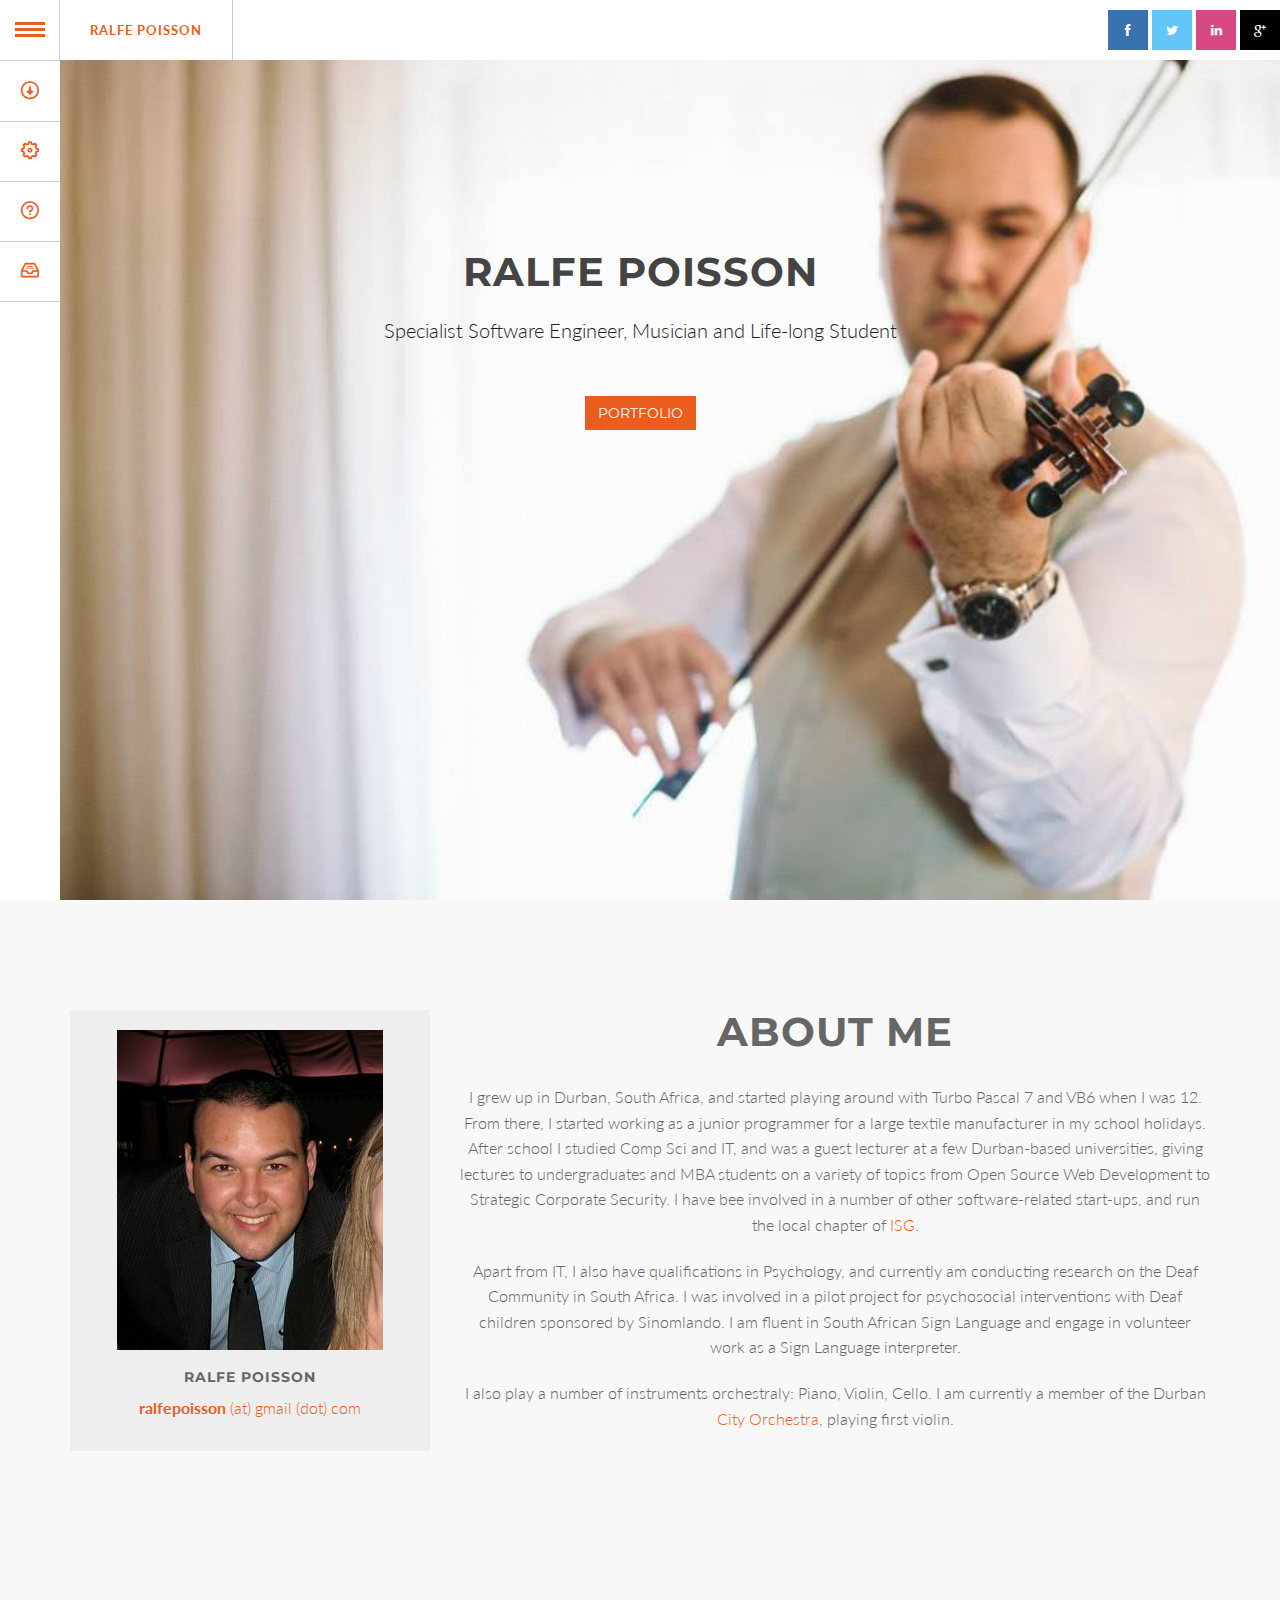
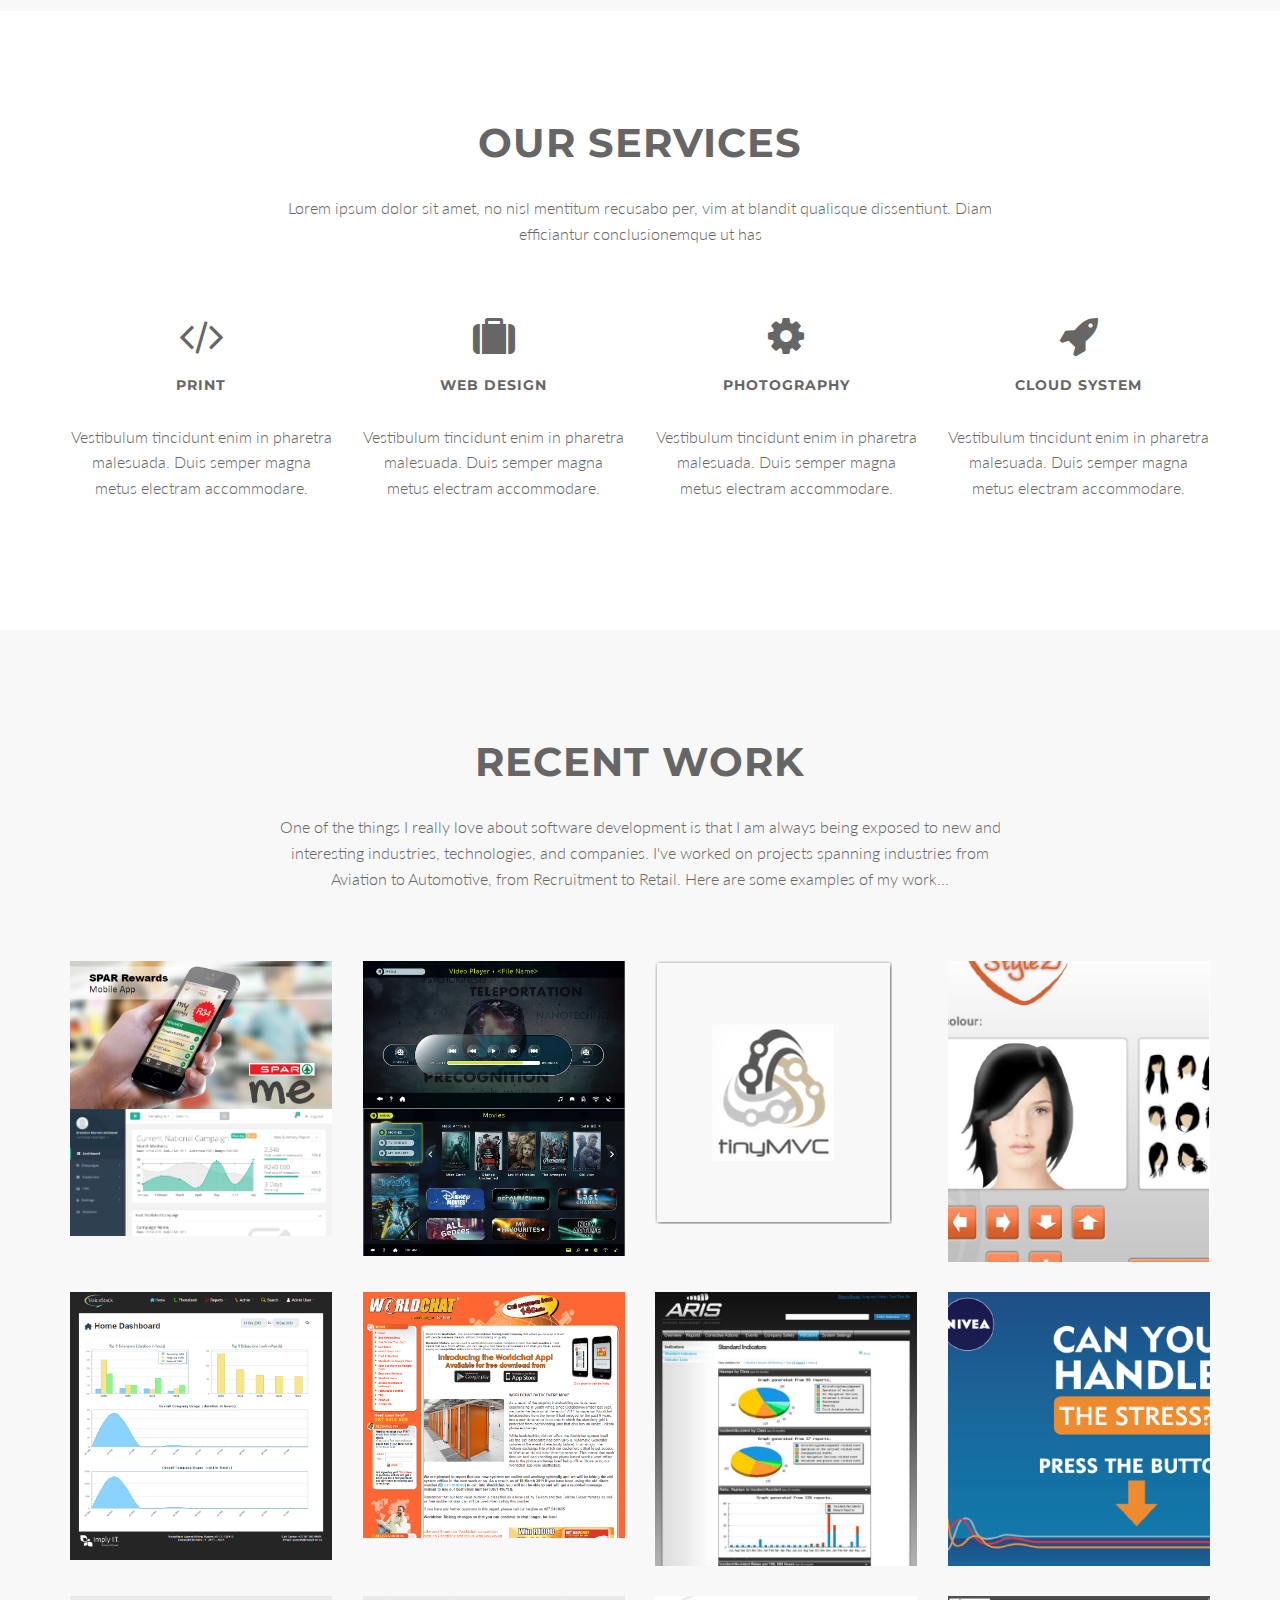
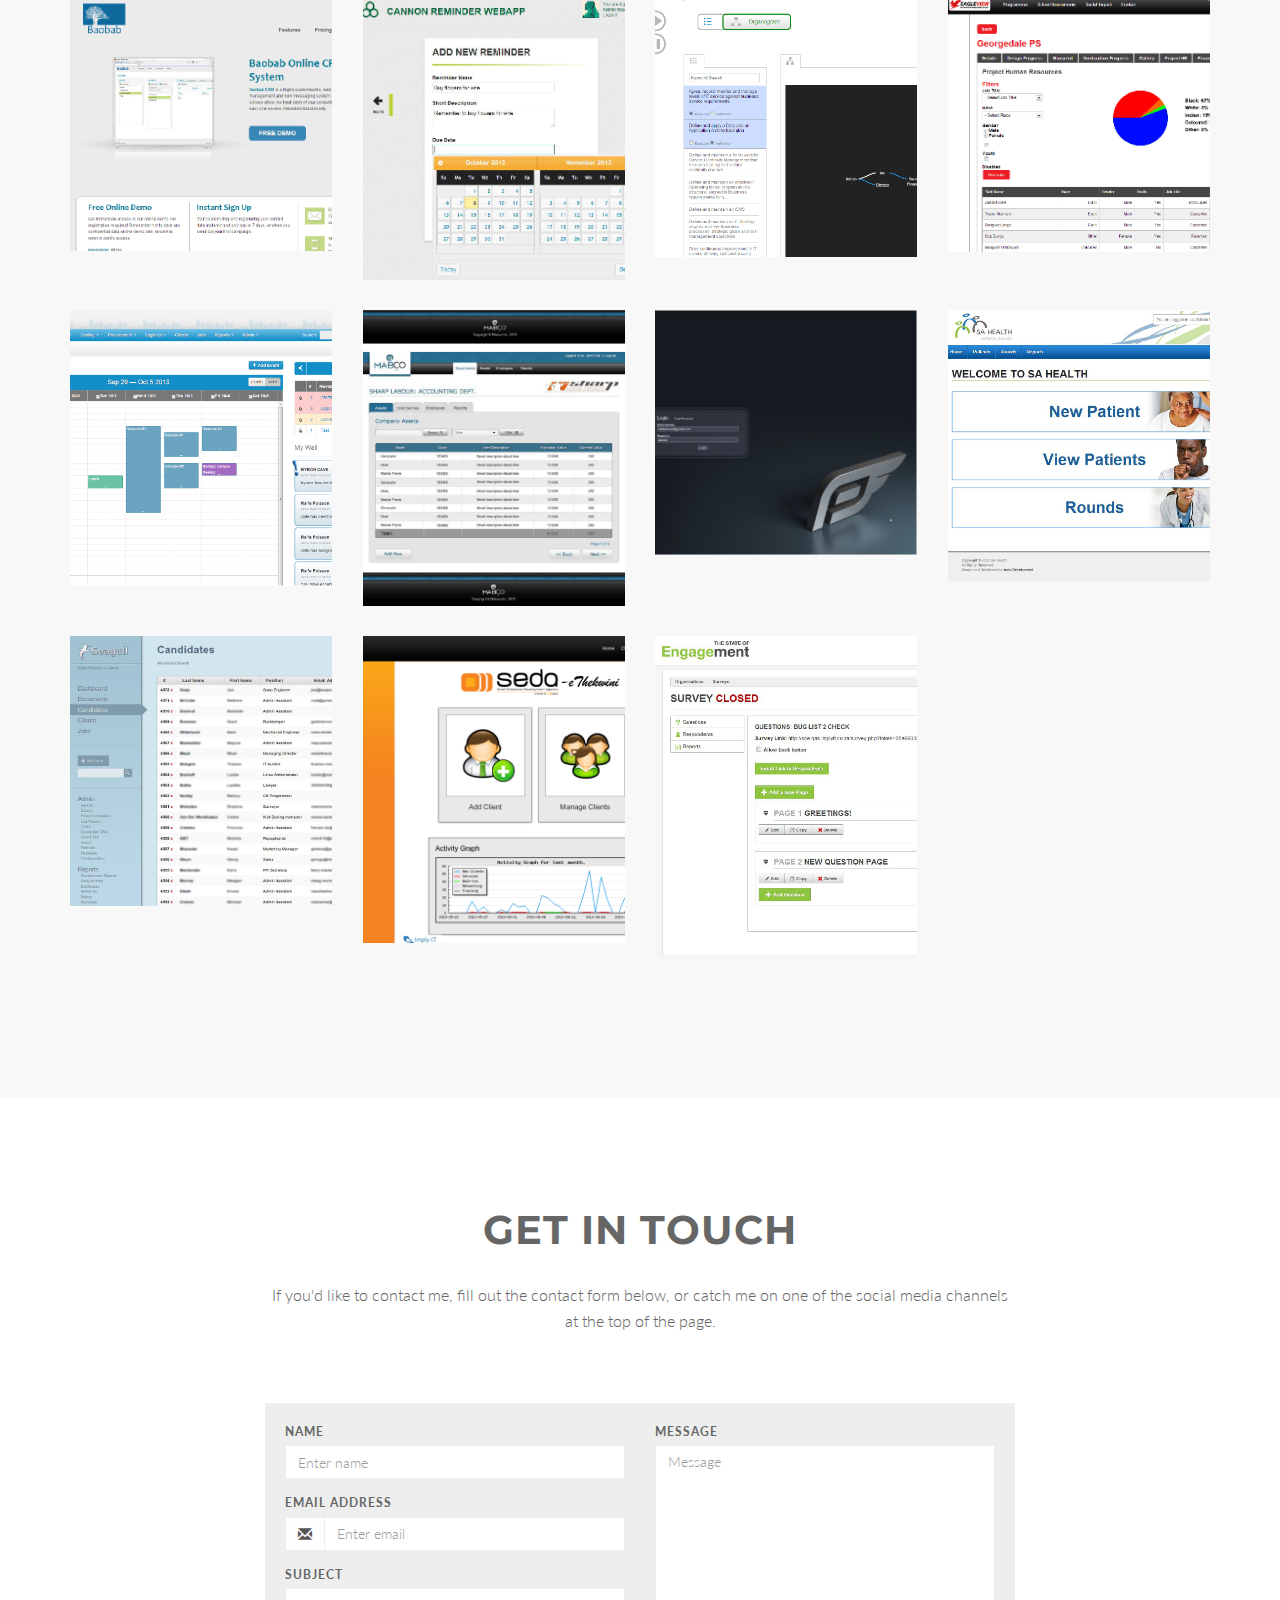
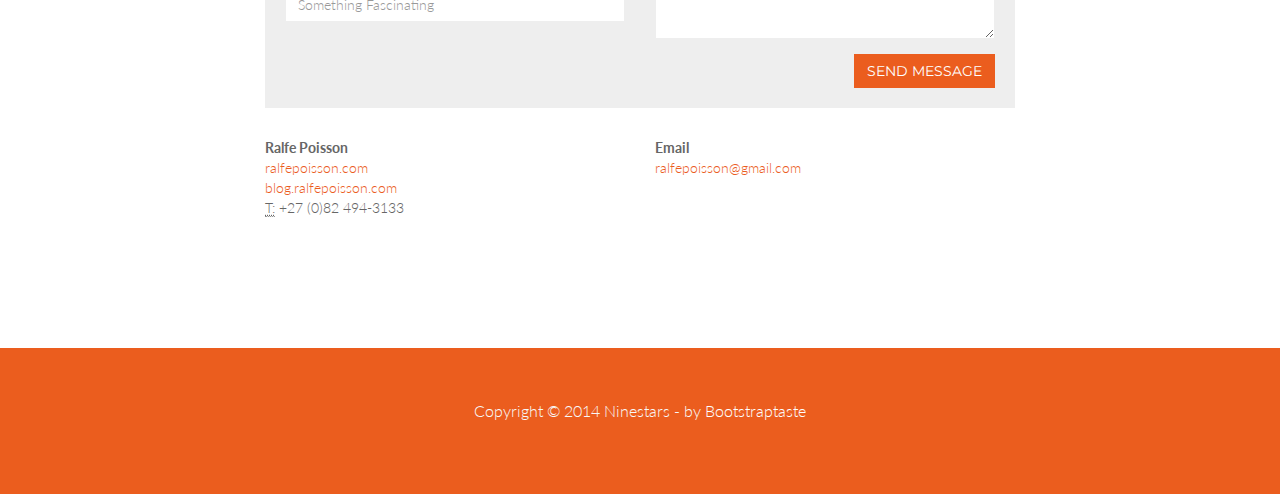
<file: portfolio/index.html>
<!DOCTYPE html>
<html lang="en">

    <head>
        <meta charset="utf-8">
        <meta name="viewport" content="width=device-width, initial-scale=1.0">
        <meta name="description" content="">
        <meta name="author" content="">

        <title>Portfolio of Ralfe Poisson</title>

        <!-- Bootstrap Core CSS -->
        <link href="css/bootstrap.min.css" rel="stylesheet" type="text/css">

        <!-- Fonts -->
        <link href="font-awesome/css/font-awesome.min.css" rel="stylesheet" type="text/css">
        <link href="css/nivo-lightbox.css" rel="stylesheet" />
        <link href="css/nivo-lightbox-theme/default/default.css" rel="stylesheet" type="text/css" />
        <link href="css/animate.css" rel="stylesheet" />

        <!-- Squad theme CSS -->
        <link href="css/style.css" rel="stylesheet">
        <link href="color/default.css" rel="stylesheet">

        <!-- Script -->
        <script>
            function load_modal(url) {
                // Construct the URL
                url = "work/" + url;
                console.log("Fetching: " + url);

                // Get HTML
                $.get(url, function(data, status) {
                    // Load the retrieved HTML into the modal
                    console.log(" - Retrieved: ", data);
                    $("#portfolio_item").html(data);

                    // Display the Modal
                    $("#workModal").modal("show");
                });
            }
        </script>

    </head>

    <body data-spy="scroll">

    <div class="container">
                <ul id="gn-menu" class="gn-menu-main">
                    <li class="gn-trigger">
                        <a class="gn-icon gn-icon-menu"><span>Menu</span></a>
                        <nav class="gn-menu-wrapper">
                            <div class="gn-scroller">
                                <ul class="gn-menu">
                                    <li><a href="#about" class="gn-icon gn-icon-download">About</a></li>
                                    <li><a href="#service" class="gn-icon gn-icon-cog">Service</a></li>
                                    <li><a href="#works" class="gn-icon gn-icon-help">Works</a></li>
                                    <li><a href="#contact" class="gn-icon gn-icon-archive">Contact</a></li>
                                </ul>
                            </div><!-- /gn-scroller -->
                        </nav>
                    </li>
                    <li><a href="index.html">Ralfe Poisson</a></li>
                    <li>
                        <ul class="company-social">
                            <li class="social-facebook"><a href="https://www.facebook.com/ralfe" target="_blank"><i class="fa fa-facebook"></i></a></li>
                            <li class="social-twitter"><a href="https://www.twitter.com/ralfe" target="_blank"><i class="fa fa-twitter"></i></a></li>
                            <li class="social-dribble"><a href="https://za.linkedin.com/in/ralfe" target="_blank"><i class="fa fa-linkedin"></i></a></li>
                            <li class="social-google"><a href="https://plus.google.com/+RalfePoisson" target="_blank"><i class="fa fa-google-plus"></i></a></li>
                        </ul>
                    </li>
                </ul>
        </div>

        <!-- Section: intro -->
        <section id="intro" class="intro">
            <div class="slogan">
                <h1>Ralfe Poisson</h1>
                <p>Specialist Software Engineer, Musician and Life-long Student</p>
                <a href="#works" class="btn btn-skin scroll">Portfolio</a>
            </div>
        </section>
        <!-- /Section: intro -->

        <!-- Section: about -->
        <section id="about" class="home-section text-center bg-gray">
            <div class="heading-about marginbot-50">
                <div class="container">
                    <div class="row">
                        <div class="col-md-4">
                            <div class="team boxed-grey">
                                <div class="inner">
                                    <div class="avatar">
                                        <img src="img/ralfe.jpg">
                                    </div>
                                    <h5>Ralfe Poisson</h5>
                                    <p class="subtitle"><a href="mailto:ralfepoisson@gmail.com"><strong>ralfepoisson</strong> (at) gmail (dot) com</dot></a></p>
                                </div>
                            </div>
                        </div>
                        <div class="col-md-8">
                            <div class="section-heading">
                                <h2>About me</h2>
                            </div>

                            <p>
                                I grew up in Durban, South Africa, and started playing around with Turbo
                                Pascal 7 and VB6 when I was 12. From there, I started working as a junior
                                programmer for a large textile manufacturer in my school holidays. After
                                school I studied Comp Sci and IT, and was a guest lecturer at a few
                                Durban-based universities, giving lectures to undergraduates and MBA students
                                on a variety of topics from Open Source Web Development to Strategic Corporate
                                Security. I have bee involved in a number of other software-related start-ups, and
                                run the local chapter of <a href="http://www.isgafrica.org" target="_blank">ISG</a>.
                            </p>
                            <p>
                                Apart from IT, I also have qualifications in Psychology, and currently am
                                conducting research on the Deaf Community in South Africa. I was involved in
                                a pilot project for psychosocial interventions with Deaf children sponsored by Sinomlando.
                                I am fluent in South African Sign Language and engage in volunteer work as a Sign Language
                                interpreter.
                            </p>
                            <p>
                                I also play a number of instruments orchestraly: Piano, Violin, Cello. I am currently
                                a member of the Durban <a target="_blank" href="http://www.durbancityorchestra.co.za">City Orchestra</a>, playing first violin.
                            </p>
                        </div>
                    </div>
                </div>
            </div>
        </section>
        <!-- /Section: about -->


        <!-- Section: services -->
        <section id="service" class="home-section text-center">

            <div class="heading-about marginbot-50">
                <div class="container">
                <div class="row">
                    <div class="col-lg-8 col-lg-offset-2">

                        <div class="section-heading">
                        <h2>Our Services</h2>
                        <p>Lorem ipsum dolor sit amet, no nisl mentitum recusabo per, vim at blandit qualisque dissentiunt. Diam efficiantur conclusionemque ut has</p>
                        </div>

                    </div>
                </div>
                </div>
            </div>
            <div class="container">
            <div class="row">
                <div class="col-sm-3 col-md-3">

                    <div class="service-box">
                        <div class="service-icon">
                            <i class="fa fa-code fa-3x"></i>
                        </div>
                        <div class="service-desc">
                            <h5>Print</h5>
                            <p>Vestibulum tincidunt enim in pharetra malesuada. Duis semper magna metus electram accommodare.</p>
                        </div>
                    </div>

                </div>
                <div class="col-sm-3 col-md-3">

                    <div class="service-box">
                        <div class="service-icon">
                            <i class="fa fa-suitcase fa-3x"></i>
                        </div>
                        <div class="service-desc">
                            <h5>Web Design</h5>
                            <p>Vestibulum tincidunt enim in pharetra malesuada. Duis semper magna metus electram accommodare.</p>
                        </div>
                    </div>

                </div>
                <div class="col-sm-3 col-md-3">

                    <div class="service-box">
                        <div class="service-icon">
                            <i class="fa fa-cog fa-3x"></i>
                        </div>
                        <div class="service-desc">
                            <h5>Photography</h5>
                            <p>Vestibulum tincidunt enim in pharetra malesuada. Duis semper magna metus electram accommodare.</p>
                        </div>
                    </div>

                </div>
                <div class="col-sm-3 col-md-3">

                    <div class="service-box">
                        <div class="service-icon">
                            <i class="fa fa-rocket fa-3x"></i>
                        </div>
                        <div class="service-desc">
                            <h5>Cloud System</h5>
                            <p>Vestibulum tincidunt enim in pharetra malesuada. Duis semper magna metus electram accommodare.</p>
                        </div>
                    </div>

                </div>
            </div>
            </div>
        </section>
        <!-- /Section: services -->


        <!-- Section: works -->
        <section id="works" class="home-section text-center bg-gray">
            <div class="heading-works marginbot-50">
                <div class="container">
                <div class="row">
                    <div class="col-lg-8 col-lg-offset-2">

                        <div class="section-heading">
                            <h2>Recent Work</h2>
                            <p>
                                One of the things I really love about software development is that I am always being exposed to
                                new and interesting industries, technologies, and companies. I've worked on projects spanning industries
                                from Aviation to Automotive, from Recruitment to Retail. Here are some examples of my work...
                            </p>
                        </div>

                    </div>
                </div>
                </div>
            </div>
            <div class="container">
                <div class="col-sm-12 col-md-12 col-lg-12" >
                    <div class="row gallery-item">
                        <div class="row">
                            <!-- SPAR ME -->
                            <div class="col-md-3">
                                <a href="javascript:void(0);" onclick="load_modal('spar_rewards.html');" title="SPAR Rewards">
                                    <img src="img/works/sparme.png" class="img-responsive" alt="img">
                                    <img src="img/works/sparcrm.png" class="img-responsive" alt="img">
                                </a>
                            </div>

                            <!-- Altech Node -->
                            <div class="col-md-3">
                                <a href="javascript:void(0);" onclick="load_modal('ami_node.html');" title="SPAR Rewards">
                                    <img src="img/works/node1.png" class="img-responsive" alt="img">
                                    <img src="img/works/node2.png" class="img-responsive" alt="img">
                                </a>
                            </div>

                            <!-- tinyMVC -->
                            <div class="col-md-3">
                                <a href="javascript:void(0);" onclick="load_modal('tinmvc.html');" title="SPAR Rewards">
                                    <img src="img/works/tinyMVC%20Logo.png" class="img-responsive" alt="img">
                                </a>
                            </div>

                            <!-- Stylez -->
                            <div class="col-md-3">
                                <a href="javascript:void(0);" onclick="load_modal('spar_rewards.html');" title="SPAR Rewards">
                                    <img src="img/works/stylez.png" class="img-responsive" alt="img">
                                </a>
                            </div>
                        </div>
                        <div class="row">
                            <!-- VoiceStack -->
                            <div class="col-md-3">
                                <a href="javascript:void(0);" onclick="load_modal('spar_rewards.html');" title="SPAR Rewards">
                                    <img src="img/works/voicestack.png" class="img-responsive" alt="img">
                                </a>
                            </div>

                            <!-- WorldChat -->
                            <div class="col-md-3">
                                <a href="javascript:void(0);" onclick="load_modal('spar_rewards.html');" title="SPAR Rewards">
                                    <img src="img/works/worldchat.png" class="img-responsive" alt="img">
                                </a>
                            </div>

                            <!-- ARIS -->
                            <div class="col-md-3">
                                <a href="javascript:void(0);" onclick="load_modal('spar_rewards.html');" title="SPAR Rewards">
                                    <img src="img/works/aris.png" class="img-responsive" alt="img">
                                </a>
                            </div>

                            <!-- Nivea Kiosk -->
                            <div class="col-md-3">
                                <a href="javascript:void(0);" onclick="load_modal('spar_rewards.html');" title="SPAR Rewards">
                                    <img src="img/works/nivea.png" class="img-responsive" alt="img">
                                </a>
                            </div>
                        </div>
                        <div class="row">
                            <!-- Baobab -->
                            <div class="col-md-3">
                                <a href="javascript:void(0);" onclick="load_modal('spar_rewards.html');" title="SPAR Rewards">
                                    <img src="img/works/baobab.png" class="img-responsive" alt="img">
                                </a>
                            </div>

                            <!-- Cannon -->
                            <div class="col-md-3">
                                <a href="javascript:void(0);" onclick="load_modal('spar_rewards.html');" title="SPAR Rewards">
                                    <img src="img/works/cannon.png" class="img-responsive" alt="img">
                                </a>
                            </div>

                            <!-- Deloitte -->
                            <div class="col-md-3">
                                <a href="javascript:void(0);" onclick="load_modal('spar_rewards.html');" title="SPAR Rewards">
                                    <img src="img/works/deloitte.png" class="img-responsive" alt="img">
                                </a>
                            </div>

                            <!-- EagleView -->
                            <div class="col-md-3">
                                <a href="javascript:void(0);" onclick="load_modal('spar_rewards.html');" title="SPAR Rewards">
                                    <img src="img/works/eagleview.png" class="img-responsive" alt="img">
                                </a>
                            </div>
                        </div>
                        <div class="row">
                            <!-- H&A -->
                            <div class="col-md-3">
                                <a href="javascript:void(0);" onclick="load_modal('spar_rewards.html');" title="SPAR Rewards">
                                    <img src="img/works/ha.png" class="img-responsive" alt="img">
                                </a>
                            </div>

                            <!-- Mabco -->
                            <div class="col-md-3">
                                <a href="javascript:void(0);" onclick="load_modal('spar_rewards.html');" title="SPAR Rewards">
                                    <img src="img/works/mabco.png" class="img-responsive" alt="img">
                                </a>
                            </div>

                            <!-- RecruitPilot -->
                            <div class="col-md-3">
                                <a href="javascript:void(0);" onclick="load_modal('spar_rewards.html');" title="SPAR Rewards">
                                    <img src="img/works/recruitpilot.png" class="img-responsive" alt="img">
                                </a>
                            </div>

                            <!-- SAHealth -->
                            <div class="col-md-3">
                                <a href="javascript:void(0);" onclick="load_modal('spar_rewards.html');" title="SPAR Rewards">
                                    <img src="img/works/sahealth.png" class="img-responsive" alt="img">
                                </a>
                            </div>
                        </div>
                        <div class="row">
                            <!-- Seagull -->
                            <div class="col-md-3">
                                <a href="javascript:void(0);" onclick="load_modal('spar_rewards.html');" title="SPAR Rewards">
                                    <img src="img/works/seagull.png" class="img-responsive" alt="img">
                                </a>
                            </div>

                            <!-- SEDA -->
                            <div class="col-md-3">
                                <a href="javascript:void(0);" onclick="load_modal('spar_rewards.html');" title="SPAR Rewards">
                                    <img src="img/works/seda.png" class="img-responsive" alt="img">
                                </a>
                            </div>

                            <!-- SOE -->
                            <div class="col-md-3">
                                <a href="javascript:void(0);" onclick="load_modal('spar_rewards.html');" title="SPAR Rewards">
                                    <img src="img/works/soe.png" class="img-responsive" alt="img">
                                </a>
                            </div>
                        </div>
                    </div>
                </div>
            </div>
        </section>
        <!-- /Section: works -->

        <!-- Section: contact -->
        <section id="contact" class="home-section text-center">
            <div class="heading-contact marginbot-50">
                <div class="container">
                <div class="row">
                    <div class="col-lg-8 col-lg-offset-2">

                        <div class="section-heading">
                        <h2>Get in touch</h2>
                        <p>
                            If you'd like to contact me, fill out the contact form below, or catch me on one of the social media
                            channels at the top of the page.
                        </p>
                        </div>

                    </div>
                </div>
                </div>
            </div>
            <div class="container">

        <div class="row">
            <div class="col-lg-8 col-md-offset-2">
                <div class="boxed-grey">
                    <form id="contact-form">
                    <div class="row">
                        <div class="col-md-6">
                            <div class="form-group">
                                <label for="name">
                                    Name</label>
                                <input type="text" class="form-control" id="name" placeholder="Enter name" required="required" />
                            </div>
                            <div class="form-group">
                                <label for="email">
                                    Email Address</label>
                                <div class="input-group">
                                    <span class="input-group-addon"><span class="glyphicon glyphicon-envelope"></span>
                                    </span>
                                    <input type="email" class="form-control" id="email" placeholder="Enter email" required="required" />
                                </div>
                            </div>
                            <div class="form-group">
                                <label for="subject"> Subject</label>
                                <input type="text" class="form-control" id="subject" placeholder="Something Fascinating" required="required" />
                            </div>
                        </div>
                        <div class="col-md-6">
                            <div class="form-group">
                                <label for="name">
                                    Message</label>
                                <textarea name="message" id="message" class="form-control" rows="9" cols="25" required="required"
                                    placeholder="Message"></textarea>
                            </div>
                        </div>
                        <div class="col-md-12">
                            <button type="submit" class="btn btn-skin pull-right" id="btnContactUs">
                                Send Message</button>
                        </div>
                    </div>
                    </form>
                </div>

                <div class="widget-contact row">
                     <div class="col-lg-6">
                    <address>
                      <strong>Ralfe Poisson</strong><br>
                      <a target="_blank" href="http://www.ralfepoisson.com">ralfepoisson.com</a><br>
                      <a target="_blank" href="http://blog.ralfepoisson.com">blog.ralfepoisson.com</a><br>
                      <abbr title="Telephone">T:</abbr> +27 (0)82 494-3133
                    </address>
                    </div>

                    <div class="col-lg-6">
                    <address>
                      <strong>Email</strong><br>
                       <a href="mailto:ralfepoisson@gmail.com">ralfepoisson@gmail.com</a>
                    </address>

                    </div>
                </div>
            </div>

        </div>

            </div>
        </section>
        <!-- /Section: contact -->

        <footer>
            <div class="container">
                <div class="row">
                    <div class="col-md-12 col-lg-12">

                        <p>Copyright &copy; 2014 Ninestars - by <a href="http://bootstraptaste.com">Bootstraptaste</a></p>
                    </div>
                </div>
            </div>
        </footer>

        <!-- Core JavaScript Files -->
        <script src="js/jquery.min.js"></script>
        <script src="js/bootstrap.min.js"></script>
        <script src="js/jquery.easing.min.js"></script>
        <script src="js/classie.js"></script>
        <script src="js/gnmenu.js"></script>
        <script src="js/jquery.scrollTo.js"></script>
        <script src="js/stellar.js"></script>
        <!-- Custom Theme JavaScript -->
        <script src="js/custom.js"></script>

        <!-- Modal -->
        <div class="modal fade" id="workModal">
            <div class="modal-dialog">
                <div class="modal-content">
                    <div class="modal-header">
                        <button type="button" class="close" data-dismiss="modal" aria-label="Close"><span aria-hidden="true">&times;</span></button>
                    </div>
                    <div class="modal-body">
                        <div id="portfolio_item"></div>
                    </div>
                    <div class="modal-footer">
                        <button type="button" class="btn btn-default" data-dismiss="modal">Close</button>
                    </div>
                </div><!-- /.modal-content -->
            </div><!-- /.modal-dialog -->
        </div><!-- /.modal -->

    </body>

</html>
</file>
<file: portfolio/css/style.css>
/* ==== Google font ==== */
@import url('http://fonts.googleapis.com/css?family=Lato:100,300,400,700,900,100italic,300italic,400italic,700italic,900italic|Montserrat:700|Merriweather:400italic');


body {
    width: 100%;
    height: 100%;
    font-family: 'Lato',sans-serif;
	font-weight: 300;
    color: #666;
    background-color: #fff;
}

html {
    width: 100%;
    height: 100%;
}

h1,
h2,
h3,
h4,
h5,
h6 {
    margin: 0 0 30px;
    text-transform: uppercase;
    font-family: Montserrat,sans-serif;
    font-weight: 700;
    letter-spacing: 1px;
}

p {
    margin: 0 0 20px;
    font-size: 16px;
    line-height: 1.6em;
}

p.lead {
	font-weight: 600;
}

a {
    color: #28c3ab;
    -webkit-transition: all .2s ease-in-out;
    -moz-transition: all .2s ease-in-out;
    transition: all .2s ease-in-out;
}

a:hover,
a:focus {
    text-decoration: none;
    color: #176e61;
}

.light {
    font-weight: 400;
}

address {
	margin-left: 0;
	padding: 0;
}


/* misc */
hr {
  margin-top: 10px;
}

/* margins */
.marginbot-0{margin-bottom:0 !important;}
.marginbot-10{margin-bottom:10px !important;}
.marginbot-20{margin-bottom:20px !important;}
.marginbot-30{margin-bottom:30px !important;}
.marginbot-40{margin-bottom:40px !important;}
.marginbot-50{margin-bottom:50px !important;}

/* ===========================
--- General sections
============================ */

.home-section {
    padding-top: 110px;
    padding-bottom: 110px;
	display:block;
    position:relative;
    z-index:120;
}


.section-heading h2 {
	font-size: 40px;
}
.section-heading i {
	margin-bottom: 20px;
}


/* --- section bg var --- */

.bg-white {
	background: #fff;
}

.bg-gray {
	background: #f8f8f8;
}


.bg-dark {
	background: #575757;
}

/* --- section color var --- */

.text-light {
	color: #fff;
}

/* ============================
--- Menu
============================= */

@font-face {
		font-weight: normal;
		font-style: normal;
		font-family: 'ecoicons';
		src: url("../fonts/ecoicons/ecoicons.eot");
		src: url("../fonts/ecoicons/ecoicons.eot?#iefix") format("embedded-opentype"), url("../fonts/ecoicons/ecoicons.woff") format("woff"), url("../fonts/ecoicons/ecoicons.ttf") format("truetype"), url("../fonts/ecoicons/ecoicons.svg#ecoicons") format("svg");
}

.gn-menu-main,
.gn-menu-main ul {
		margin: 0;
		padding: 0;
		background: #fff;
		color: #eb5d1e;
		list-style: none;
		text-transform: none;
		font-weight: 300;
		font-family: 'Lato', Arial, sans-serif;
		line-height: 60px;
		z-index:150;
}

.gn-menu-main {
		position: fixed;
		top: 0;
		left: 0;
		width: 100%;
		height: 60px;
		font-size: 13px;
}

.gn-menu-main a {
		display: block;
		height: 100%;
		color: #eb5d1e;
		text-decoration: none;
		cursor: pointer;
}

.no-touch .gn-menu-main a:hover,
.no-touch .gn-menu li.gn-search-item:hover,
.no-touch .gn-menu li.gn-search-item:hover a {
		background: #eb5d1e;
		color: white;
}

.gn-menu-main > li {
		display: block;
		float: left;
		height: 100%;
		border-right: 1px solid #c6d0da;
		text-align: center;
}

/* icon-only trigger (menu item) */

.gn-menu-main li.gn-trigger {
		position: relative;
		width: 60px;
		-webkit-touch-callout: none;
		-webkit-user-select: none;
		-khtml-user-select: none;
		-moz-user-select: none;
		-ms-user-select: none;
		user-select: none;
}

.gn-menu-main > li:last-child {
		float: right;
		border-right: none;
}

.gn-menu-main > li > a {
		padding: 0 30px;
		text-transform: uppercase;
		letter-spacing: 1px;
		font-weight: bold;
}

.gn-menu-main:after {
		display: table;
		clear: both;
		content: "";
}

.gn-menu-wrapper {
		position: fixed;
		top: 60px;
		bottom: 0;
		left: 0;
		overflow: hidden;
		width: 60px;
		border-top: 1px solid #c6d0da;
		background: white;
		-webkit-transform: translateX(-60px);
		-moz-transform: translateX(-60px);
		transform: translateX(-60px);
		-webkit-transition: -webkit-transform 0.3s, width 0.3s;
		-moz-transition: -moz-transform 0.3s, width 0.3s;
		transition: transform 0.3s, width 0.3s;
}

.gn-scroller {
		position: absolute;
		overflow-y: scroll;
		width: 370px;
		height: 100%;
}

.gn-menu {
		border-bottom: 1px solid #c6d0da;
		text-align: left;
		font-size: 18px;
}

.gn-menu li:not(:first-child),
.gn-menu li li {
		box-shadow: inset 0 1px #c6d0da
}

.gn-submenu li {
		overflow: hidden;
		height: 0;
		-webkit-transition: height 0.3s;
		-moz-transition: height 0.3s;
		transition: height 0.3s;
}

.gn-submenu li a {
		color: #c1c9d1
}

input.gn-search {
		position: relative;
		z-index: 10;
		padding-left: 60px;
		outline: none;
		border: none;
		background: transparent;
		color: #eb5d1e;
		font-weight: 300;
		font-family: 'Lato', Arial, sans-serif;
		cursor: pointer;
}

/* placeholder */

.gn-search::-webkit-input-placeholder {
		color: #eb5d1e
}

.gn-search:-moz-placeholder {
		color: #eb5d1e
}

.gn-search::-moz-placeholder {
		color: #eb5d1e
}

.gn-search:-ms-input-placeholder {
		color: #eb5d1e
}

/* hide placeholder when active in Chrome */

.gn-search:focus::-webkit-input-placeholder,
.no-touch .gn-menu li.gn-search-item:hover .gn-search:focus::-webkit-input-placeholder {
		color: transparent
}

input.gn-search:focus {
		cursor: text
}

.no-touch .gn-menu li.gn-search-item:hover input.gn-search {
		color: white
}

/* placeholder */

.no-touch .gn-menu li.gn-search-item:hover .gn-search::-webkit-input-placeholder {
		color: white
}

.no-touch .gn-menu li.gn-search-item:hover .gn-search:-moz-placeholder {
		color: white
}

.no-touch .gn-menu li.gn-search-item:hover .gn-search::-moz-placeholder {
		color: white
}

.no-touch .gn-menu li.gn-search-item:hover .gn-search:-ms-input-placeholder {
		color: white
}

.gn-menu-main a.gn-icon-search {
		position: absolute;
		top: 0;
		left: 0;
		height: 60px;
}

.gn-icon::before {
		display: inline-block;
		width: 60px;
		text-align: center;
		text-transform: none;
		font-weight: normal;
		font-style: normal;
		font-variant: normal;
		font-family: 'ecoicons';
		line-height: 1;
		speak: none;
		-webkit-font-smoothing: antialiased;
}

.gn-icon-help::before {
		content: "\e000"
}

.gn-icon-earth::before {
		content: "\e004"
}

.gn-icon-cog::before {
		content: "\e006"
}

.gn-icon-search::before {
		content: "\e005"
}

.gn-icon-download::before {
		content: "\e007"
}

.gn-icon-photoshop::before {
		content: "\e001"
}

.gn-icon-illustrator::before {
		content: "\e002"
}

.gn-icon-archive::before {
		content: "\e00d"
}

.gn-icon-article::before {
		content: "\e003"
}

.gn-icon-pictures::before {
		content: "\e008"
}

.gn-icon-videos::before {
		content: "\e009"
}

/* if an icon anchor has a span, hide the span */

.gn-icon span {
		width: 0;
		height: 0;
		display: block;
		overflow: hidden;
}

.gn-icon-menu::before {
		margin-left: -15px;
		vertical-align: -2px;
		width: 30px;
		height: 3px;
		background: #eb5d1e;
		box-shadow: 0 3px white, 0 -6px #eb5d1e, 0 -9px white, 0 -12px #eb5d1e;
		content: '';
}

.no-touch .gn-icon-menu:hover::before,
.no-touch .gn-icon-menu.gn-selected:hover::before {
		background: white;
		box-shadow: 0 3px #eb5d1e, 0 -6px white, 0 -9px #eb5d1e, 0 -12px white;
}

.gn-icon-menu.gn-selected::before {
		background: #eb5d1e;
		box-shadow: 0 3px white, 0 -6px #eb5d1e, 0 -9px white, 0 -12px #eb5d1e;
}

/* styles for opening menu */

.gn-menu-wrapper.gn-open-all,
.gn-menu-wrapper.gn-open-part {
		-webkit-transform: translateX(0px);
		-moz-transform: translateX(0px);
		transform: translateX(0px);
}

.gn-menu-wrapper.gn-open-all {
		width: 340px
}

.gn-menu-wrapper.gn-open-all .gn-submenu li {
		height: 60px
}

@media screen and (max-width: 422px) { 
	.gn-menu-wrapper.gn-open-all {
			-webkit-transform: translateX(0px);
			-moz-transform: translateX(0px);
			transform: translateX(0px);
			width: 100%;
	}

	.gn-menu-wrapper.gn-open-all .gn-scroller {
			width: 130%
	}
}




/* ===========================
--- Intro
============================ */

.intro {
	width:100%;
	position:relative;
}

#intro{	
	background-image: url(../img/img-bg.jpg);
	background-size: cover;
}

.intro .slogan {
	padding:250px 0 60px;
	text-align: center;
	
}
.intro .slogan h1 {
	color: #444;
	line-height: 1.1em;
	margin-bottom: 20px;
	 font-size: 40px;
}
.intro .slogan p {
	color: #222;
	margin-bottom: 50px;
	font-size: 20px;
}


.brand-heading {
    font-size: 40px;
}

.intro-text {
    font-size: 18px;
}


/* slider */

.tp-caption.custom_large_white {
	color: #FFF;
	text-shadow: none;
	font-size: 60px;
	line-height: 60px;
	font-weight: 700;
	font-family: Montserrat, sans-serif;
	background-color: rgba(0, 0, 0, 0);
	text-decoration: none;
	text-transform: uppercase;
	border-width: 0px;
	border-color: #000;
	border-style: none;
}

.tp-caption a.btn {
	color: #fff;
}



/* ===========================
--- About
============================ */

.boxed-grey {
	background: #eee;
	padding: 20px;
}

.team h5 {
	margin-bottom: 10px;
}

.team p.subtitle {
	margin-bottom: 10px;
}

.avatar {
	margin-bottom: 20px;
}

.team-social {
	margin-left: 0;
	padding-left: 0;
	
}

.team-social {
	text-align: center;
}

.team-social li{
    display: inline-block;
	margin:0 !important;
	padding:0;
}


.team-social a{
	margin:0;
	padding:0;
    display: block;
	width: 40px;
    height: 40px;
    line-height: 40px;
    text-align: center;
    background: #3bbec0;
	color: #fff;
    -webkit-transition: background .3s ease-in-out;
    transition: background .3s ease-in-out;
}
.team-social a i{
	text-align: center;
	margin:0;
	padding:0;
}
.team-social .social-facebook a{background: #3873ae;}
.team-social .social-twitter a{background: #62c6f8;}
.team-social .social-dribble a{background: #d74980;}
.team-social .social-deviantart a{background: #8da356;}
.team-social .social-google a{background: #000;}
.team-social .social-vimeo a{background: #51a6d3;}
.team-social .social-facebook a:hover{background: #4893ce;}
.team-social .social-twitter a:hover{background: #82e6ff;}
.team-social .social-dribble a:hover{background: #f769a0;}
.team-social .social-deviantart a:hover{background: #adc376;}
.team-social .social-google a:hover{background: #333;}
.team-social .social-vimeo a:hover{background: #71c6f3;}


/* ===========================
--- Services
============================ */

.service-icon {
	margin-bottom: 20px;
}	




/* ===========================
--- Works
============================ */

.gallery-item > div {
	margin-bottom: 30px;
}

/* ===========================
--- Contact
============================ */

form#contact-form .form-group label {
	text-align: left !important;
	display: block;
	text-transform: uppercase;
	letter-spacing: 1px;
	font-size: 12px;
}
form#contact-form input,form#contact-form select,form#contact-form textarea {
	border-radius: 0;
	border: 1px solid #eee;
  -webkit-box-shadow: none;
          box-shadow:  none;
}

form#contact-form input:focus,form#contact-form select:focus,form#contact-form textarea:focus {
  -webkit-box-shadow: 0 1px 2px rgba(0, 0, 0, .05);
          box-shadow: 0 1px 2px rgba(0, 0, 0, .05);
}
.input-group-addon {
  background-color: #fefefe;
  border: 1px solid #eee;
  border-radius: 0;
}

.widget-contact {
	text-align: left;
	margin-top: 30px;
}


.company-social {
	margin-left: 0;
	padding-left: 0;
	margin-top: 10px;
}

.company-social {
	text-align: left;
}

.company-social li{
    display: inline-block;
	margin:0 !important;
	padding:0;
}


.company-social a{
	margin:0;
	padding:0;
    display: block;
	width: 40px;
    height: 40px;
    line-height: 40px;
    text-align: center;
    background: #3bbec0;
	color: #fff;
    -webkit-transition: background .3s ease-in-out;
    transition: background .3s ease-in-out;
}
.company-social a i{
	text-align: center;
	margin:0;
	padding:0;
}
.company-social .social-facebook a{background: #3873ae;}
.company-social .social-twitter a{background: #62c6f8;}
.company-social .social-dribble a{background: #d74980;}
.company-social .social-deviantart a{background: #8da356;}
.company-social .social-google a{background: #000;}
.company-social .social-vimeo a{background: #51a6d3;}
.company-social .social-facebook a:hover{background: #4893ce;}
.company-social .social-twitter a:hover{background: #82e6ff;}
.company-social .social-dribble a:hover{background: #f769a0;}
.company-social .social-deviantart a:hover{background: #adc376;}
.company-social .social-google a:hover{background: #333;}
.company-social .social-vimeo a:hover{background: #71c6f3;}



/* ===========================
--- Footer
============================ */

footer {
	text-align: center;
	padding: 50px 0 ;
	
}

footer p {
	color: #f8f8f8;
}

footer a {
	color: #fefefe;
}

footer a:hover {
	color: #fff;
}

/* ===========================
--- Elements
============================ */

.btn {
	border-radius: 0;
    text-transform: uppercase;
    font-family: Montserrat,sans-serif;
    font-weight: 400;
    -webkit-transition: all .3s ease-in-out;
    -moz-transition: all .3s ease-in-out;
    transition: all .3s ease-in-out;
}


.btn-circle {
    width: 70px;
    height: 70px;
    margin-top: 15px;
    padding: 7px 16px;
    border: 2px solid #fff;
    border-radius: 50%;
    font-size: 40px;
    color: #fff;
    background: 0 0;
    -webkit-transition: background .3s ease-in-out;
    -moz-transition: background .3s ease-in-out;
    transition: background .3s ease-in-out;
}

.btn-circle.btn-dark {
    border: 2px solid #666;
    color: #666;
}


.btn-circle:hover,
.btn-circle:focus {
    outline: 0;
    color: #fff;
    background: rgba(255,255,255,.1);
}

.btn-circle.btn-dark :hover,
.btn-circle.btn-dark :focus {
    outline: 0;
    color: #999;
    background: #fff;
}

.btn-circle.btn-dark :hover i,
.btn-circle.btn-dark :focus i{
    color: #999;
}

.page-scroll .btn-circle i.animated {
    -webkit-transition-property: -webkit-transform;
    -webkit-transition-duration: 1s;
    -moz-transition-property: -moz-transform;
    -moz-transition-duration: 1s;
}

.page-scroll .btn-circle:hover i.animated {
    -webkit-animation-name: pulse;
    -moz-animation-name: pulse;
    -webkit-animation-duration: 1.5s;
    -moz-animation-duration: 1.5s;
    -webkit-animation-iteration-count: infinite;
    -moz-animation-iteration-count: infinite;
    -webkit-animation-timing-function: linear;
    -moz-animation-timing-function: linear;
}

@-webkit-keyframes pulse {    
    0 {
        -webkit-transform: scale(1);
        transform: scale(1);
    }

    50% {
        -webkit-transform: scale(1.2);
        transform: scale(1.2);
    }

    100% {
        -webkit-transform: scale(1);
        transform: scale(1);
    }
}

@-moz-keyframes pulse {    
    0 {
        -moz-transform: scale(1);
        transform: scale(1);
    }

    50% {
        -moz-transform: scale(1.2);
        transform: scale(1.2);
    }

    100% {
        -moz-transform: scale(1);
        transform: scale(1);
    }
}


#text {
    color: #fff;
    background: #ffcc00;
}

#map {
	height: 500px;
}


.btn-skin:hover,
.btn-skin:focus,
.btn-skin:active,
.btn-skin.active {
  color: #fff;
  background-color: #666;
  border-color: #666;
}


.btn-default:hover,
.btn-default:focus {
    border: 1px solid #28c3ab;
    outline: 0;
    color: #000;
    background-color: #28c3ab;
}

.btn-huge {
    padding: 25px;
    font-size: 26px;
}

.banner-social-buttons {
    margin-top: 0;
}


/* Media queries */

@media(min-width:767px) {

    .intro {
        height: 100%;
        padding: 0;
    }

    .brand-heading {
        font-size: 100px;
    }
	
    .intro-text {
        font-size: 25px;
    }


}
@media (max-width:768px) {
	
	.team.boxed-grey {
		margin-bottom: 30px;
	}
	
	.boxed-grey {
		margin-bottom: 30px;
	}
	.intro .slogan {
		padding:100px 0 60px;
		
	}
	
}

@media (max-width:480px) {

	.intro .slogan {
		padding:170px 0 60px;
		
	}
	
}
</file>
<file: portfolio/color/default.css>
a,.tp-caption a.btn:hover {
	color: #eb5d1e;
}
.top-nav-collapse {
	background: #eb5d1e;
}

.navbar-custom ul.nav ul.dropdown-menu li a:hover {
	color: #eb5d1e;
}

.owl-theme .owl-controls .owl-page.active span,
.owl-theme .owl-controls.clickable .owl-page:hover span {
    background-color: #eb5d1e;
}

.widget-avatar .avatar:hover {
    border: 5px solid #eb5d1e;
}

.bg-skin {
	background: #eb5d1e;
}

form#contact-form input:focus,form#contact-form select:focus,form#contact-form textarea:focus {
	border-color: #eb5d1e;
}

footer {
    background-color: #eb5d1e;
}


.btn-skin {
  color: #fff;
  background-color: #eb5d1e;
  border-color: #eb5d1e;
}
</file>
<file: portfolio/css/nivo-lightbox-theme/default/default.css>
/*
 * Nivo Lightbox Default Theme v1.0
 * http://dev7studios.com/nivo-lightbox
 *
 * Copyright 2013, Dev7studios
 * Free to use and abuse under the MIT license.
 * http://www.opensource.org/licenses/mit-license.php
 */
 
.nivo-lightbox-theme-default.nivo-lightbox-overlay { 
	background: #666;
	background: rgba(0,0,0,0.6); 
}
.nivo-lightbox-theme-default .nivo-lightbox-content.nivo-lightbox-loading { background: url(loading.gif) no-repeat 50% 50%; }

.nivo-lightbox-theme-default .nivo-lightbox-nav {
	top: 10%;
	width: 8%;
	height: 80%;
	text-indent: -9999px;
	background-repeat: no-repeat;
	background-position: 50% 50%;
	opacity: 0.5;
}
.nivo-lightbox-theme-default .nivo-lightbox-nav:hover { 
	opacity: 1; 
	background-color: rgba(0,0,0,0.5);
}
.nivo-lightbox-theme-default .nivo-lightbox-prev { 
	background-image: url(prev.png); 
	border-radius: 0 3px 3px 0;
}
.nivo-lightbox-theme-default .nivo-lightbox-next { 
	background-image: url(next.png); 
	border-radius: 3px 0 0 3px;
}

.nivo-lightbox-theme-default .nivo-lightbox-close {
	display: block;
	background: url(close.png) no-repeat 5px 5px;
	width: 16px;
	height: 16px;
	text-indent: -9999px;
	padding: 5px;
	opacity: 0.5;
}
.nivo-lightbox-theme-default .nivo-lightbox-close:hover { opacity: 1; }

.nivo-lightbox-theme-default .nivo-lightbox-title-wrap { bottom: -7%; }
.nivo-lightbox-theme-default .nivo-lightbox-title {
	font: 14px/20px 'Helvetica Neue', Helvetica, Arial, sans-serif;
	font-style: normal;
	font-weight: normal;
	background: #000;
	color: #fff;
	padding: 7px 15px;
	border-radius: 30px;
}

.nivo-lightbox-theme-default .nivo-lightbox-image img {
	background: #fff;
	-webkit-box-shadow: 0px 1px 1px rgba(0,0,0,0.4);
	   -moz-box-shadow: 0px 1px 1px rgba(0,0,0,0.4);
	        box-shadow: 0px 1px 1px rgba(0,0,0,0.4);
}
.nivo-lightbox-theme-default .nivo-lightbox-ajax,
.nivo-lightbox-theme-default .nivo-lightbox-inline {
	background: #fff;
	padding: 40px;
	-webkit-box-shadow: 0px 1px 1px rgba(0,0,0,0.4);
	   -moz-box-shadow: 0px 1px 1px rgba(0,0,0,0.4);
	        box-shadow: 0px 1px 1px rgba(0,0,0,0.4);
}

@media (-webkit-min-device-pixel-ratio: 1.3),
       (-o-min-device-pixel-ratio: 2.6/2),
       (min--moz-device-pixel-ratio: 1.3),
       (min-device-pixel-ratio: 1.3),
       (min-resolution: 1.3dppx) {

	.nivo-lightbox-theme-default .nivo-lightbox-content.nivo-lightbox-loading { 
		background-image: url(loading@2x.gif); 
		background-size: 32px 32px;
	}
	.nivo-lightbox-theme-default .nivo-lightbox-prev { 
		background-image: url(prev@2x.png); 
		background-size: 48px 48px;
	}
	.nivo-lightbox-theme-default .nivo-lightbox-next { 
		background-image: url(next@2x.png); 
		background-size: 48px 48px;
	}
	.nivo-lightbox-theme-default .nivo-lightbox-close { 
		background-image: url(close@2x.png); 
		background-size: 16px 16px;
	}
	
}
</file>
